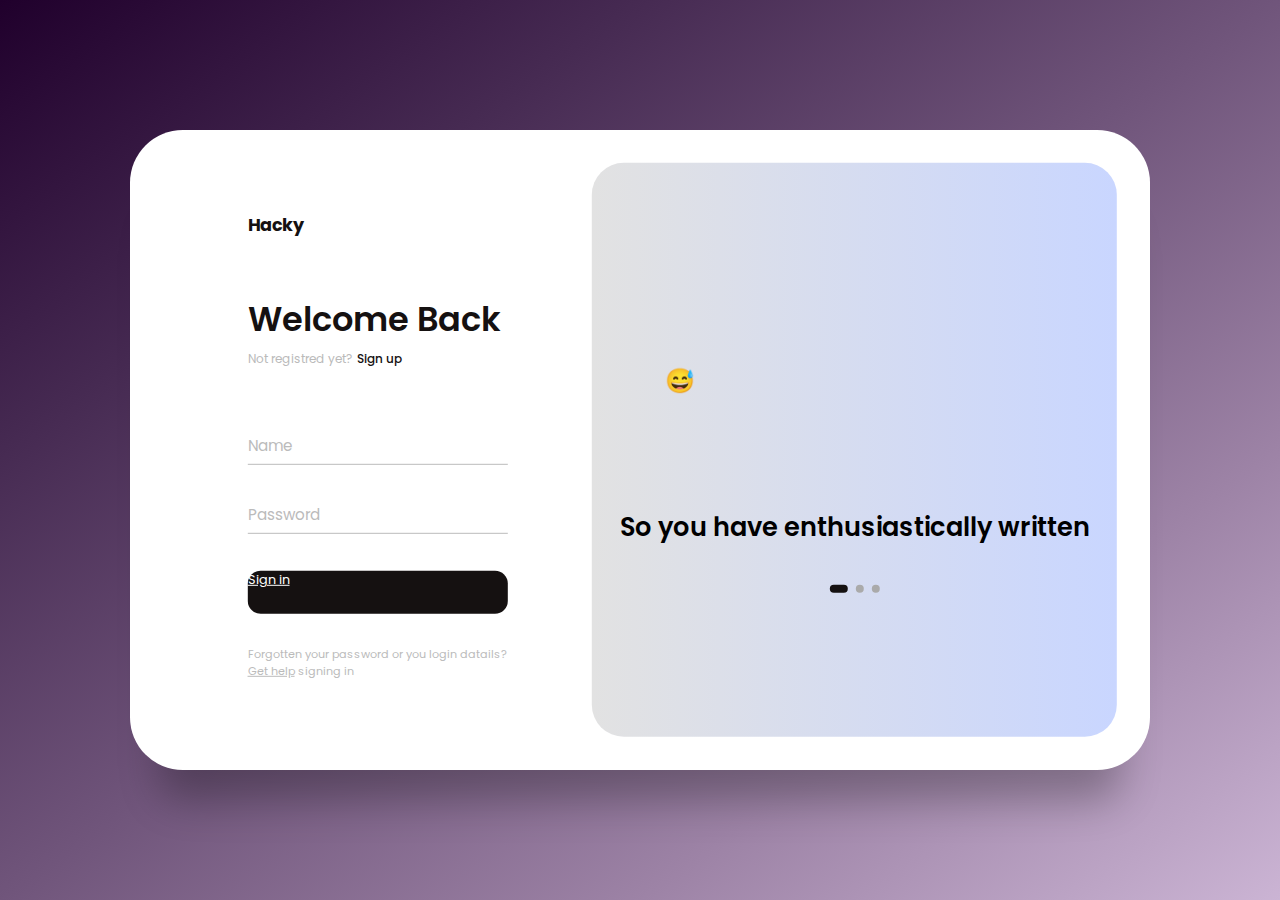
<file: index1.html>
<!DOCTYPE html>
<html lang="en">
  <head>
    <meta charset="UTF-8" />
    <meta http-equiv="X-UA-Compatible" content="IE=edge" />
    <meta name="viewport" content="width=device-width, initial-scale=1.0" />
    <title>Sign in & Sign up Form</title>
    <link rel="stylesheet" href="style.css" />
  </head>
  <body>
    <main>
      <div class="box">
        <div class="inner-box">
          <div class="forms-wrap">
            <form action="index.html" method="post" autocomplete="off"  class="sign-in-form">
              <div class="logo">
                <h4>Hacky</h4>
              </div>

              <div class="heading">
                <h2>Welcome Back</h2>
                <h6>Not registred yet?</h6>
                <a href="#" class="toggle">Sign up</a>
              </div>

              <div class="actual-form">
                <div class="input-wrap">
                  <input
                    type="text"
                    minlength="4"
                    class="input-field"
                    autocomplete="off"
                    required
                  />
                  <label>Name</label>
                </div>

                <div class="input-wrap">
                  <input
                    type="password"
                    minlength="4"
                    class="input-field"
                    autocomplete="off"
                    required
                  />
                  <label>Password</label>
                </div>

                <a href="index.html" class="sign-btn">Sign in</a>
                

                <p class="text">
                  Forgotten your password or you login datails?
                  <a href="#">Get help</a> signing in
                </p>
              </div>
            </form>

            <form action="index.html" autocomplete="off" class="sign-up-form">
              <div class="logo">
                <h4>Hacky</h4>
              </div>

              <div class="heading">
                <h2>Get Started</h2>
                <h6>Already have an account?</h6>
                <a href="#" class="toggle">Sign in</a>
              </div>

              <div class="actual-form">
                <div class="input-wrap">
                  <input
                    type="text"
                    minlength="4"
                    class="input-field"
                    autocomplete="off"
                    required
                  />
                  <label>Name</label>
                </div>

                <div class="input-wrap">
                  <input
                    type="email"
                    class="input-field"
                    autocomplete="off"
                    required
                  />
                  <label>Email</label>
                </div>

                <div class="input-wrap">
                  <input
                    type="password"
                    minlength="4"
                    class="input-field"
                    autocomplete="off"
                    required
                  />
                  <label>Password</label>
                </div>
                
                <a href="index.html" class="sign-btn">Sign up</a>

                <p class="text">
                  By signing up, I agree to the
                  <a href="#">Terms of Services</a> and
                  <a href="#">Privacy Policy</a>
                </p>
              </div>
            </form>
          </div>

          <div class="carousel">
            <div class="images-wrapper">
              <h2 class="image img-1 show">&#128517;</h2>
              <h2 class="image img-2">&#9745;</h2>
              <h3 class="image img-3">&#128640;</h3>
            </div>

            <div class="text-slider">
              <div class="text-wrap">
                <div class="text-group">
                  <h2>So you have enthusiastically written New Year's resolutions every year.</h2>
                  <h2>but you never do them.</h2>
                  <h2>Well, let's break that cycle.</h2>
                </div>
              </div>

              <div class="bullets">
                <span class="active" data-value="1"></span>
                <span data-value="2"></span>
                <span data-value="3"></span>
              </div>
            </div>
          </div>
        </div>
      </div>
    </main>

    <!-- Javascript file -->

    <script src="app.js"></script>
  </body>
</html>
</file>
<file: style.css>
@import url("https://fonts.googleapis.com/css2?family=Poppins:wght@200;300;400;500;600;700;800&display=swap");

*,
*::before,
*::after {
  padding: 0;
  margin: 0;
  box-sizing: border-box;
}

body,
input {
  font-family: "Poppins", sans-serif;
}

main {
  width: 100%;
  min-height: 100vh;
  overflow: hidden;
  background-image: linear-gradient(to right bottom, #20002c, #462a52, #70557b, #9d83a6, #cbb4d4);
  display: flex;
  align-items: center;
  justify-content: center;
}

.box {
  position: relative;
  width: 100%;
  max-width: 1020px;
  height: 640px;
  background-color: #fff;
  border-radius: 3.3rem;
  box-shadow: 0 60px 40px -30px rgba(0, 0, 0, 0.27);
}

.inner-box {
  position: absolute;
  width: calc(100% - 4.1rem);
  height: calc(100% - 4.1rem);
  top: 50%;
  left: 50%;
  transform: translate(-50%, -50%);
}

.forms-wrap {
  position: absolute;
  height: 100%;
  width: 45%;
  top: 0;
  left: 0;
  display: grid;
  grid-template-columns: 1fr;
  grid-template-rows: 1fr;
  transition: 0.8s ease-in-out;
}

form {
  max-width: 260px;
  width: 100%;
  margin: 0 auto;
  height: 100%;
  display: flex;
  flex-direction: column;
  justify-content: space-evenly;
  grid-column: 1 / 2;
  grid-row: 1 / 2;
  transition: opacity 0.02s 0.4s;
}

form.sign-up-form {
  opacity: 0;
  pointer-events: none;
}

.logo {
  display: flex;
  align-items: center;
}

.logo img {
  width: 27px;
  margin-right: 0.3rem;
}

.logo h4 {
  font-size: 1.1rem;
  margin-top: -9px;
  letter-spacing: -0.5px;
  color: #151111;
}

.heading h2 {
  font-size: 2.1rem;
  font-weight: 600;
  color: #151111;
}

.heading h6 {
  color: #bababa;
  font-weight: 400;
  font-size: 0.75rem;
  display: inline;
}

.toggle {
  color: #151111;
  text-decoration: none;
  font-size: 0.75rem;
  font-weight: 500;
  transition: 0.3s;
}

.toggle:hover {
  color: #8371fd;
}

.input-wrap {
  position: relative;
  height: 37px;
  margin-bottom: 2rem;
}

.input-field {
  position: absolute;
  width: 100%;
  height: 100%;
  background: none;
  border: none;
  outline: none;
  border-bottom: 1px solid #bbb;
  padding: 0;
  font-size: 0.95rem;
  color: #151111;
  transition: 0.4s;
}

label {
  position: absolute;
  left: 0;
  top: 50%;
  transform: translateY(-50%);
  font-size: 0.95rem;
  color: #bbb;
  pointer-events: none;
  transition: 0.4s;
}

.input-field.active {
  border-bottom-color: #151111;
}

.input-field.active + label {
  font-size: 0.75rem;
  top: -2px;
}

.sign-btn {
  display: inline-block;
  width: 100%;
  height: 43px;
  background-color: #151111;
  color: #fff;
  border: none;
  cursor: pointer;
  border-radius: 0.8rem;
  font-size: 0.8rem;
  margin-bottom: 2rem;
  transition: 0.3s;
}

.sign-btn:hover {
  background-color: #8371fd;
}

.text {
  color: #bbb;
  font-size: 0.7rem;
}

.text a {
  color: #bbb;
  transition: 0.3s;
}

.text a:hover {
  color: #8371fd;
}

main.sign-up-mode form.sign-in-form {
  opacity: 0;
  pointer-events: none;
}

main.sign-up-mode form.sign-up-form {
  opacity: 1;
  pointer-events: all;
}

main.sign-up-mode .forms-wrap {
  left: 55%;
}

main.sign-up-mode .carousel {
  left: 0%;
}

.carousel {
  position: absolute;
  height: 100%;
  width: 55%;
  left: 45%;
  top: 0;
  background: #C9D6FF;
  background: -webkit-linear-gradient(to right, #E2E2E2, #C9D6FF);
  background: linear-gradient(to right, #E2E2E2, #C9D6FF);
  border-radius: 2rem;
  display: grid;
  grid-template-rows: auto 1fr;
  padding-bottom: 2rem;
  overflow: hidden;
  transition: 0.8s ease-in-out;
}

.images-wrapper {
  display: flex;
  align-items: center;
  grid-template-columns: 1fr;
  grid-template-rows: 1fr;
}

.image {
  width: 100%;
  grid-column: 1/2;
  grid-row: 1/2;
  opacity: 0;
  transition: opacity 0.3s, transform 0.5s;
}

.img-1 {
  display: block;
  text-align: center;
  margin-top: 200px;
}

.img-2 {
    display: block;
    text-align: center;
    margin-top: 200px;
}

.img-3 {
  display: block;
  text-align: center;
  margin-top: 200px;
}

.image.show {
  opacity: 1;
  display: block;
  text-align: center;
  margin-top: 200px;
}

.text-slider {
  display: flex;
  align-items: center;
  justify-content: center;
  flex-direction: column;
}

.text-wrap {
  max-height: 2.2rem;
  overflow: hidden;
  margin-bottom: 2.5rem;
}

.text-group {
  display: flex;
  flex-direction: column;
  text-align: center;
  transform: translateY(0);
  transition: 0.5s;
}

.text-group h2 {
  line-height: 2.2rem;
  font-weight: 600;
  font-size: 1.6rem;
}

.bullets {
  display: flex;
  align-items: center;
  justify-content: center;
}

.bullets span {
  display: block;
  width: 0.5rem;
  height: 0.5rem;
  background-color: #aaa;
  margin: 0 0.25rem;
  border-radius: 50%;
  cursor: pointer;
  transition: 0.3s;
}

.bullets span.active {
  width: 1.1rem;
  background-color: #151111;
  border-radius: 1rem;
}

@media (max-width: 850px) {
  .box {
    height: auto;
    max-width: 550px;
    overflow: hidden;
  }

  .inner-box {
    position: static;
    transform: none;
    width: revert;
    height: revert;
    padding: 2rem;
  }

  .forms-wrap {
    position: revert;
    width: 100%;
    height: auto;
  }

  form {
    max-width: revert;
    padding: 1.5rem 2.5rem 2rem;
    transition: transform 0.8s ease-in-out, opacity 0.45s linear;
  }

  .heading {
    margin: 2rem 0;
  }

  form.sign-up-form {
    transform: translateX(100%);
  }

  main.sign-up-mode form.sign-in-form {
    transform: translateX(-100%);
  }

  main.sign-up-mode form.sign-up-form {
    transform: translateX(0%);
  }

  .carousel {
    position: revert;
    height: auto;
    width: 100%;
    padding: 3rem 2rem;
    display: flex;
  }

  .images-wrapper {
    position: center;
    
  }

  .text-slider {
    width: 100%;
  }
}

@media (max-width: 530px) {
  main {
    padding: 1rem;
  }

  .box {
    border-radius: 2rem;
  }

  .inner-box {
    padding: 1rem;
  }

  .carousel {
    padding: 1.5rem 1rem;
    border-radius: 1.6rem;
  }

  .text-wrap {
    margin-bottom: 1rem;
  }

  .text-group h2 {
    font-size: 1.2rem;
  }

  form {
    padding: 1rem 2rem 1.5rem;
  }
}
</file>
